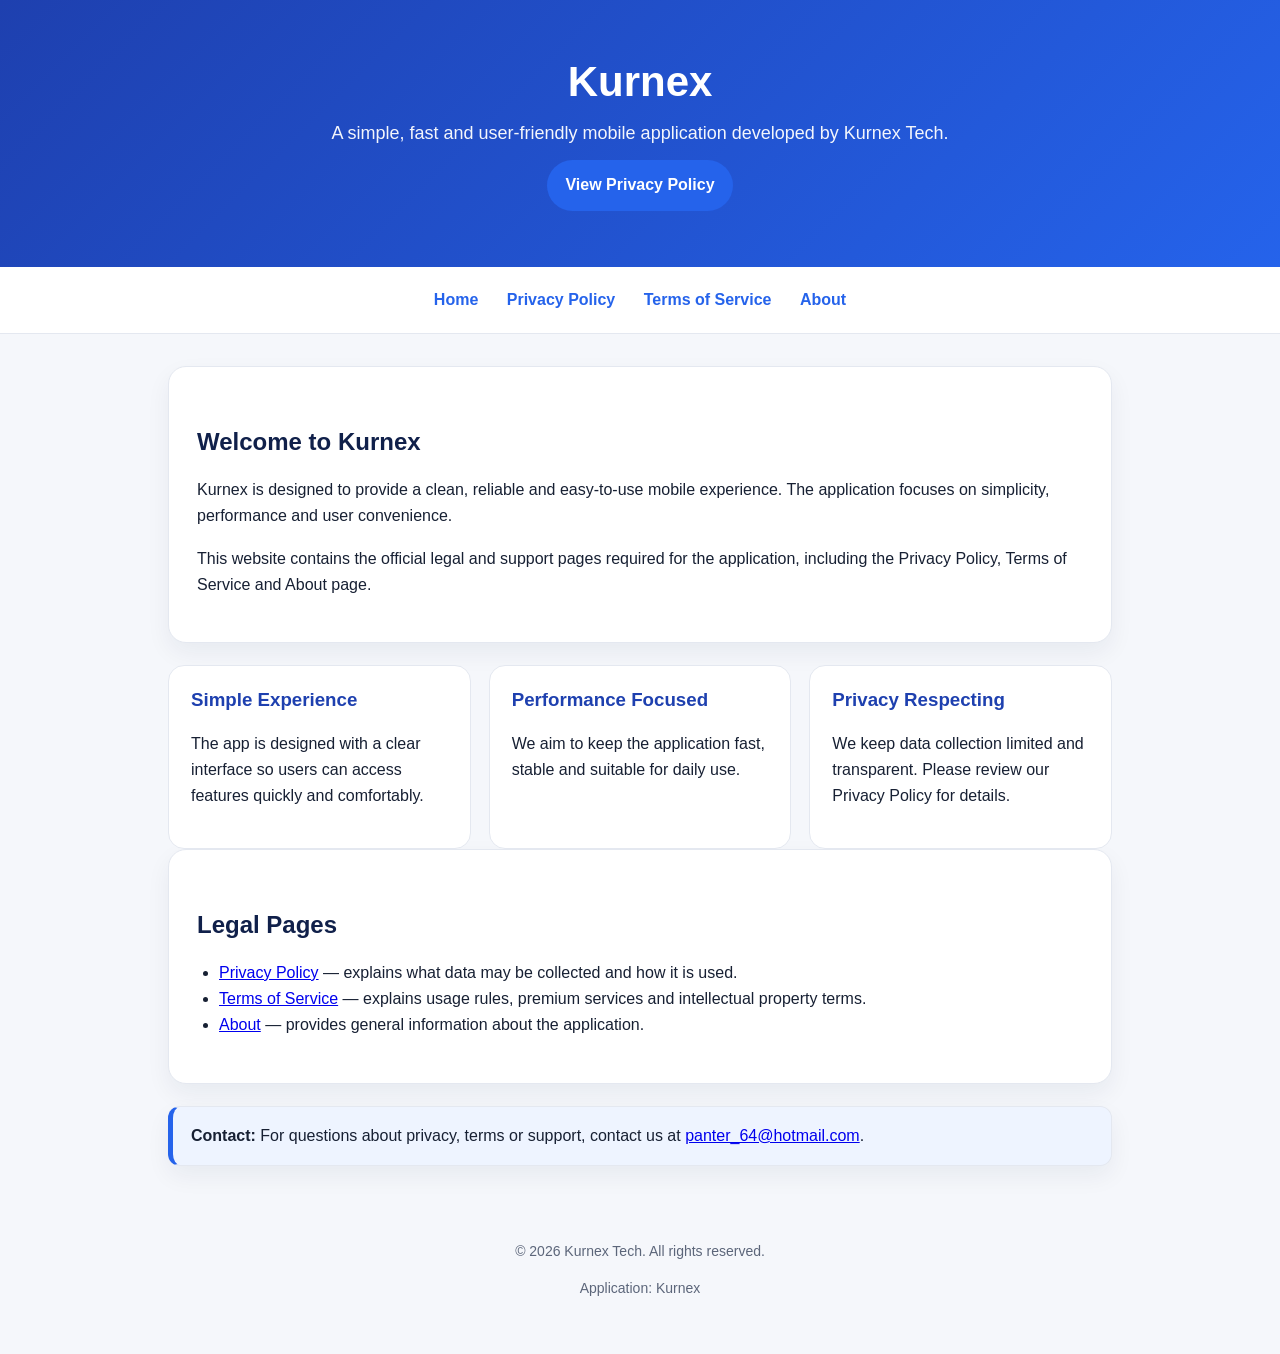
<file: index.html>
<!DOCTYPE html>
<html lang="en">
<head>
  <meta charset="UTF-8">
  <meta name="viewport" content="width=device-width, initial-scale=1.0">
  <title>Kurnex - Official Website</title>
  <meta name="description" content="Kurnex official website, privacy policy, terms of service and app information.">
  <link rel="stylesheet" href="styles.css">
</head>
<body>
  <header class="header">
    <h1>Kurnex</h1>
    <p>A simple, fast and user-friendly mobile application developed by Kurnex Tech.</p>
    <a class="button" href="privacy-policy.html">View Privacy Policy</a>
  </header>

  <nav class="nav">
  <a href="index.html">Home</a>
  <a href="privacy-policy.html">Privacy Policy</a>
  <a href="terms-of-service.html">Terms of Service</a>
  <a href="about.html">About</a>
</nav>

  <main class="container">
    <section class="card">
      <h2>Welcome to Kurnex</h2>
      <p>Kurnex is designed to provide a clean, reliable and easy-to-use mobile experience. The application focuses on simplicity, performance and user convenience.</p>
      <p>This website contains the official legal and support pages required for the application, including the Privacy Policy, Terms of Service and About page.</p>
    </section>

    <section class="grid">
      <div class="feature">
        <h3>Simple Experience</h3>
        <p>The app is designed with a clear interface so users can access features quickly and comfortably.</p>
      </div>
      <div class="feature">
        <h3>Performance Focused</h3>
        <p>We aim to keep the application fast, stable and suitable for daily use.</p>
      </div>
      <div class="feature">
        <h3>Privacy Respecting</h3>
        <p>We keep data collection limited and transparent. Please review our Privacy Policy for details.</p>
      </div>
    </section>

    <section class="card">
      <h2>Legal Pages</h2>
      <ul>
        <li><a href="privacy-policy.html">Privacy Policy</a> — explains what data may be collected and how it is used.</li>
        <li><a href="terms-of-service.html">Terms of Service</a> — explains usage rules, premium services and intellectual property terms.</li>
        <li><a href="about.html">About</a> — provides general information about the application.</li>
      </ul>
    </section>

    <section class="card notice">
      <strong>Contact:</strong> For questions about privacy, terms or support, contact us at <a href="mailto:panter_64@hotmail.com">panter_64@hotmail.com</a>.
    </section>
  </main>

  <footer class="footer">
  <p>© 2026 Kurnex Tech. All rights reserved.</p>
  <p>Application: Kurnex</p>
</footer>
</body>
</html>
</file>
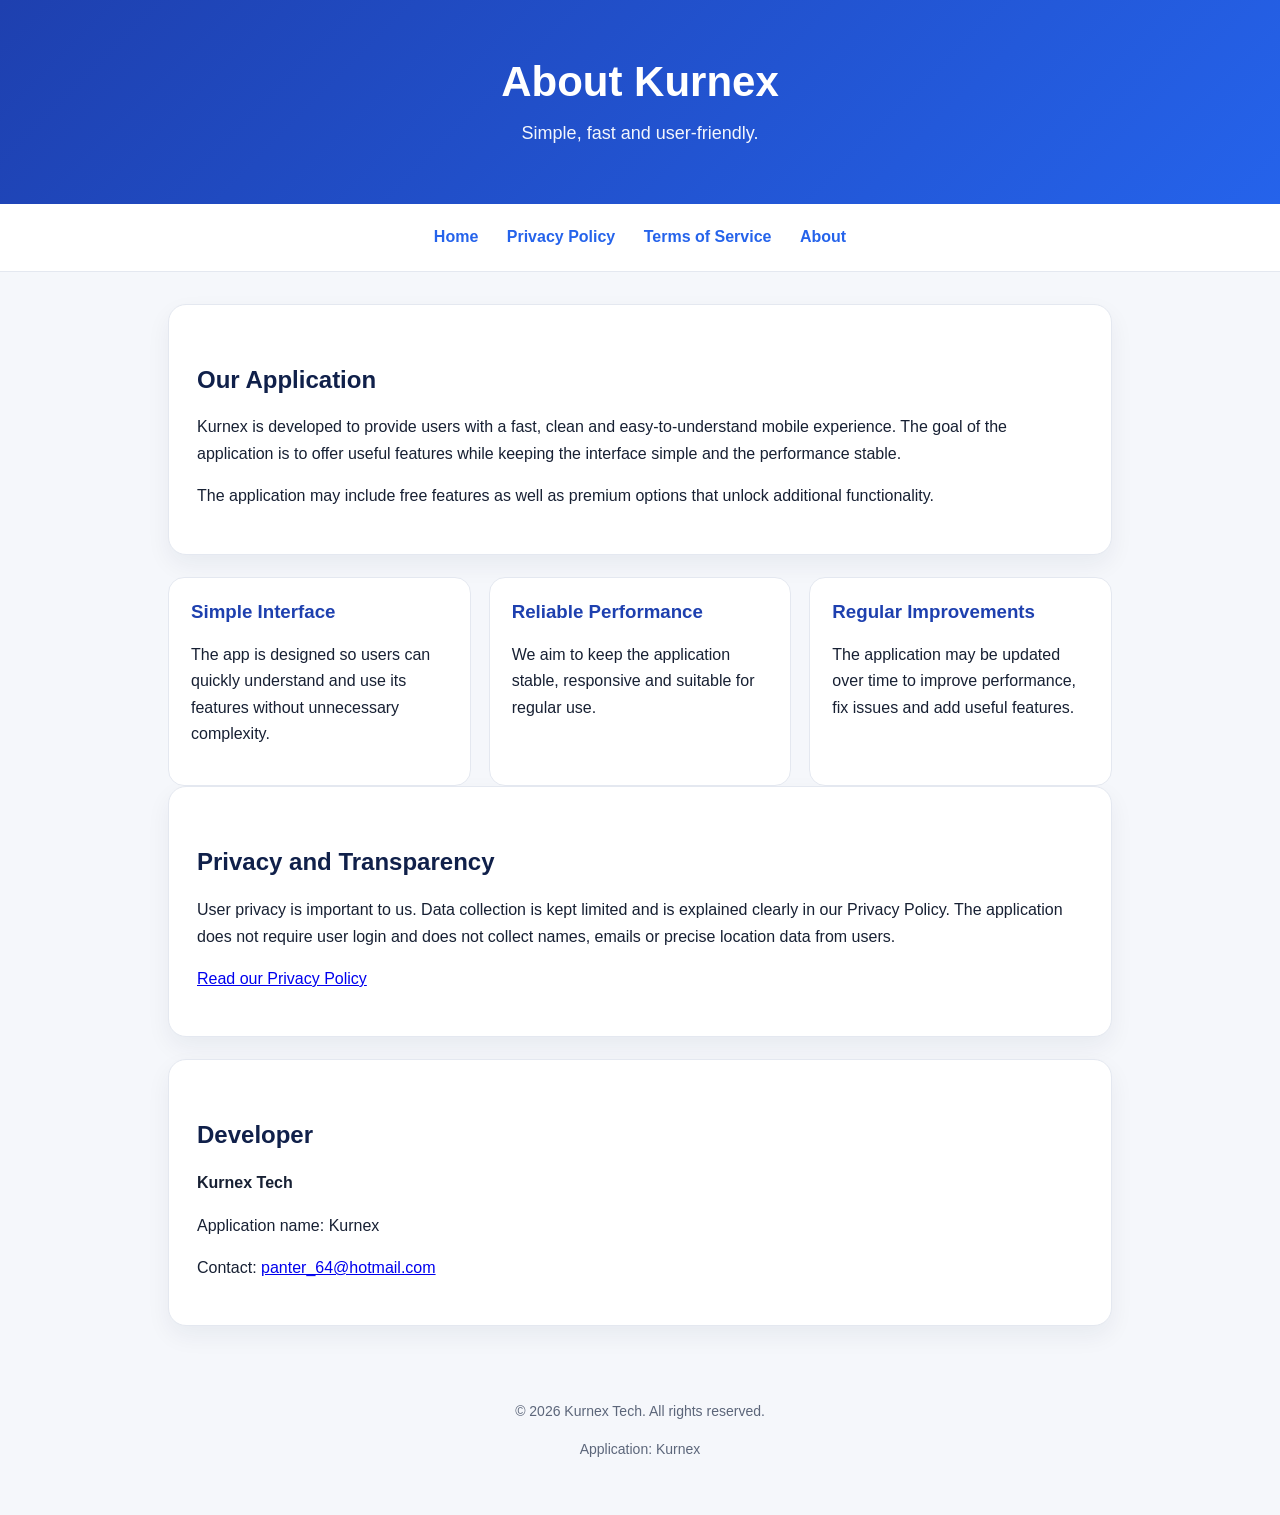
<file: about.html>
<!DOCTYPE html>
<html lang="en">
<head>
  <meta charset="UTF-8">
  <meta name="viewport" content="width=device-width, initial-scale=1.0">
  <title>About - Kurnex</title>
  <meta name="description" content="About Kurnex, developed by Kurnex Tech.">
  <link rel="stylesheet" href="styles.css">
</head>
<body>
  <header class="header">
    <h1>About Kurnex</h1>
    <p>Simple, fast and user-friendly.</p>
  </header>

  <nav class="nav">
  <a href="index.html">Home</a>
  <a href="privacy-policy.html">Privacy Policy</a>
  <a href="terms-of-service.html">Terms of Service</a>
  <a href="about.html">About</a>
</nav>

  <main class="container">
    <section class="card">
      <h2>Our Application</h2>
      <p>Kurnex is developed to provide users with a fast, clean and easy-to-understand mobile experience. The goal of the application is to offer useful features while keeping the interface simple and the performance stable.</p>
      <p>The application may include free features as well as premium options that unlock additional functionality.</p>
    </section>

    <section class="grid">
      <div class="feature">
        <h3>Simple Interface</h3>
        <p>The app is designed so users can quickly understand and use its features without unnecessary complexity.</p>
      </div>
      <div class="feature">
        <h3>Reliable Performance</h3>
        <p>We aim to keep the application stable, responsive and suitable for regular use.</p>
      </div>
      <div class="feature">
        <h3>Regular Improvements</h3>
        <p>The application may be updated over time to improve performance, fix issues and add useful features.</p>
      </div>
    </section>

    <section class="card">
      <h2>Privacy and Transparency</h2>
      <p>User privacy is important to us. Data collection is kept limited and is explained clearly in our Privacy Policy. The application does not require user login and does not collect names, emails or precise location data from users.</p>
      <p><a href="privacy-policy.html">Read our Privacy Policy</a></p>
    </section>

    <section class="card">
      <h2>Developer</h2>
      <p><strong>Kurnex Tech</strong></p>
      <p>Application name: Kurnex</p>
      <p>Contact: <a href="mailto:panter_64@hotmail.com">panter_64@hotmail.com</a></p>
    </section>
  </main>

  <footer class="footer">
  <p>© 2026 Kurnex Tech. All rights reserved.</p>
  <p>Application: Kurnex</p>
</footer>
</body>
</html>
</file>
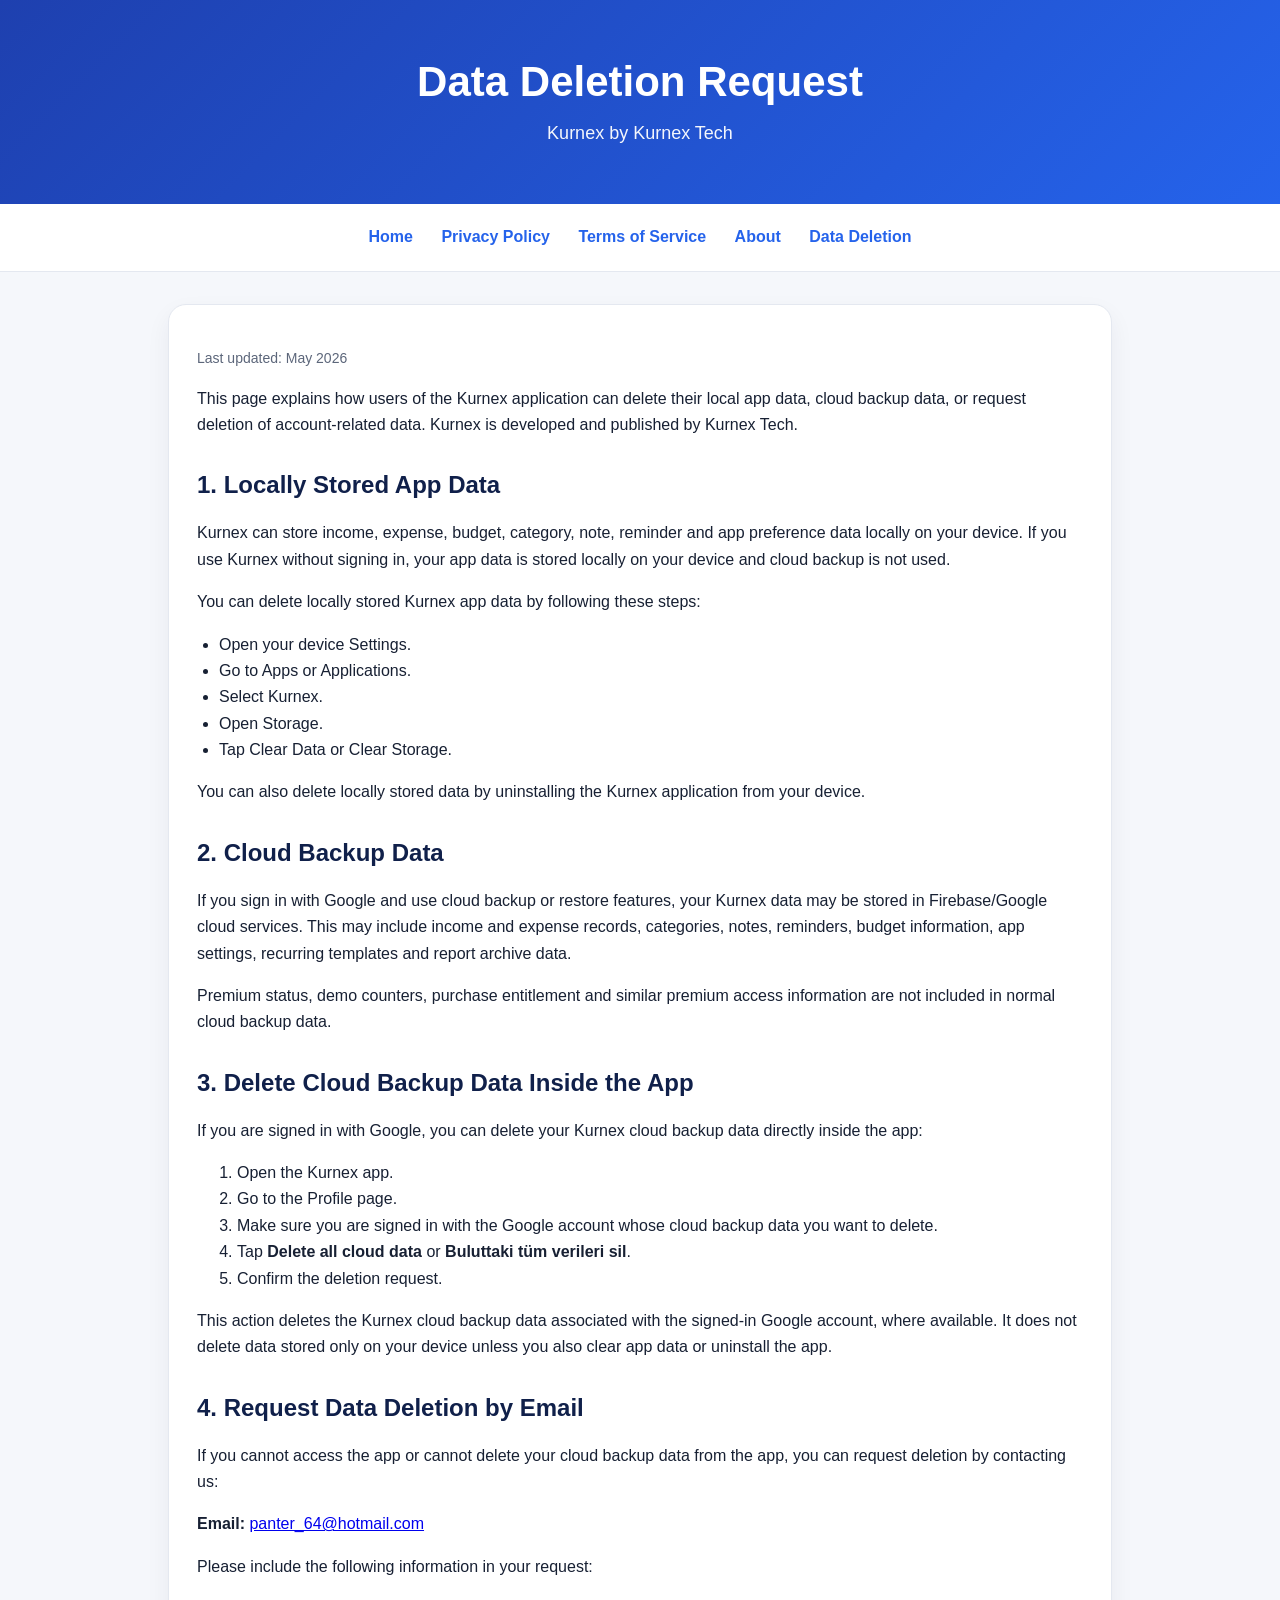
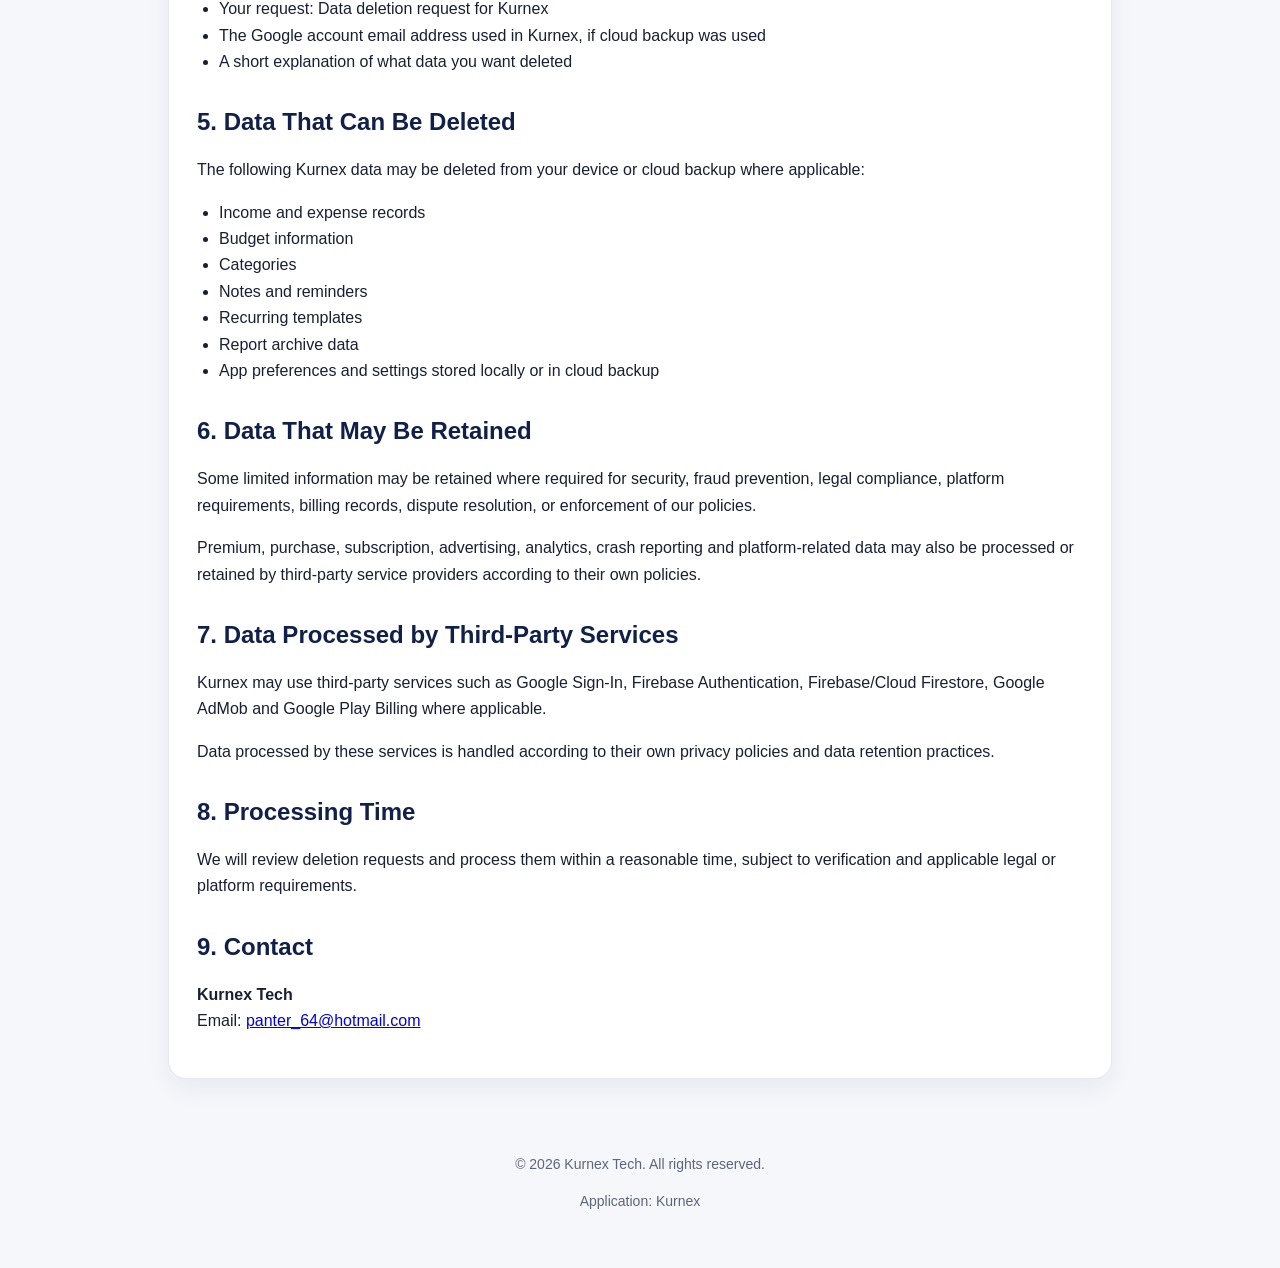
<file: data-deletion.html>
<!DOCTYPE html>
<html lang="en">
<head>
  <meta charset="UTF-8">
  <meta name="viewport" content="width=device-width, initial-scale=1.0">
  <title>Data Deletion Request - Kurnex</title>
  <meta name="description" content="Data deletion request instructions for Kurnex.">
  <link rel="stylesheet" href="styles.css">
</head>
<body>
  <header class="header">
    <h1>Data Deletion Request</h1>
    <p>Kurnex by Kurnex Tech</p>
  </header>

  <nav class="nav">
    <a href="index.html">Home</a>
    <a href="privacy-policy.html">Privacy Policy</a>
    <a href="terms-of-service.html">Terms of Service</a>
    <a href="about.html">About</a>
    <a href="data-deletion.html">Data Deletion</a>
  </nav>

  <main class="container">
    <article class="card">
      <p class="meta">Last updated: May 2026</p>

      <p>
        This page explains how users of the Kurnex application can delete their local app data,
        cloud backup data, or request deletion of account-related data. Kurnex is developed and
        published by Kurnex Tech.
      </p>

      <h2>1. Locally Stored App Data</h2>
      <p>
        Kurnex can store income, expense, budget, category, note, reminder and app preference data
        locally on your device. If you use Kurnex without signing in, your app data is stored locally
        on your device and cloud backup is not used.
      </p>

      <p>You can delete locally stored Kurnex app data by following these steps:</p>

      <ul>
        <li>Open your device Settings.</li>
        <li>Go to Apps or Applications.</li>
        <li>Select Kurnex.</li>
        <li>Open Storage.</li>
        <li>Tap Clear Data or Clear Storage.</li>
      </ul>

      <p>
        You can also delete locally stored data by uninstalling the Kurnex application from your device.
      </p>

      <h2>2. Cloud Backup Data</h2>
      <p>
        If you sign in with Google and use cloud backup or restore features, your Kurnex data may be
        stored in Firebase/Google cloud services. This may include income and expense records,
        categories, notes, reminders, budget information, app settings, recurring templates and report
        archive data.
      </p>

      <p>
        Premium status, demo counters, purchase entitlement and similar premium access information
        are not included in normal cloud backup data.
      </p>

      <h2>3. Delete Cloud Backup Data Inside the App</h2>
      <p>
        If you are signed in with Google, you can delete your Kurnex cloud backup data directly inside
        the app:
      </p>

      <ol>
        <li>Open the Kurnex app.</li>
        <li>Go to the Profile page.</li>
        <li>Make sure you are signed in with the Google account whose cloud backup data you want to delete.</li>
        <li>Tap <strong>Delete all cloud data</strong> or <strong>Buluttaki tüm verileri sil</strong>.</li>
        <li>Confirm the deletion request.</li>
      </ol>

      <p>
        This action deletes the Kurnex cloud backup data associated with the signed-in Google account,
        where available. It does not delete data stored only on your device unless you also clear app
        data or uninstall the app.
      </p>

      <h2>4. Request Data Deletion by Email</h2>
      <p>
        If you cannot access the app or cannot delete your cloud backup data from the app, you can
        request deletion by contacting us:
      </p>

      <p>
        <strong>Email:</strong>
        <a href="mailto:panter_64@hotmail.com">panter_64@hotmail.com</a>
      </p>

      <p>Please include the following information in your request:</p>

      <ul>
        <li>Your request: Data deletion request for Kurnex</li>
        <li>The Google account email address used in Kurnex, if cloud backup was used</li>
        <li>A short explanation of what data you want deleted</li>
      </ul>

      <h2>5. Data That Can Be Deleted</h2>
      <p>The following Kurnex data may be deleted from your device or cloud backup where applicable:</p>

      <ul>
        <li>Income and expense records</li>
        <li>Budget information</li>
        <li>Categories</li>
        <li>Notes and reminders</li>
        <li>Recurring templates</li>
        <li>Report archive data</li>
        <li>App preferences and settings stored locally or in cloud backup</li>
      </ul>

      <h2>6. Data That May Be Retained</h2>
      <p>
        Some limited information may be retained where required for security, fraud prevention, legal
        compliance, platform requirements, billing records, dispute resolution, or enforcement of our
        policies.
      </p>

      <p>
        Premium, purchase, subscription, advertising, analytics, crash reporting and platform-related
        data may also be processed or retained by third-party service providers according to their own
        policies.
      </p>

      <h2>7. Data Processed by Third-Party Services</h2>
      <p>
        Kurnex may use third-party services such as Google Sign-In, Firebase Authentication,
        Firebase/Cloud Firestore, Google AdMob and Google Play Billing where applicable.
      </p>

      <p>
        Data processed by these services is handled according to their own privacy policies and data
        retention practices.
      </p>

      <h2>8. Processing Time</h2>
      <p>
        We will review deletion requests and process them within a reasonable time, subject to
        verification and applicable legal or platform requirements.
      </p>

      <h2>9. Contact</h2>
      <p>
        <strong>Kurnex Tech</strong><br>
        Email: <a href="mailto:panter_64@hotmail.com">panter_64@hotmail.com</a>
      </p>
    </article>
  </main>

  <footer class="footer">
    <p>© 2026 Kurnex Tech. All rights reserved.</p>
    <p>Application: Kurnex</p>
  </footer>
</body>
</html>
</file>
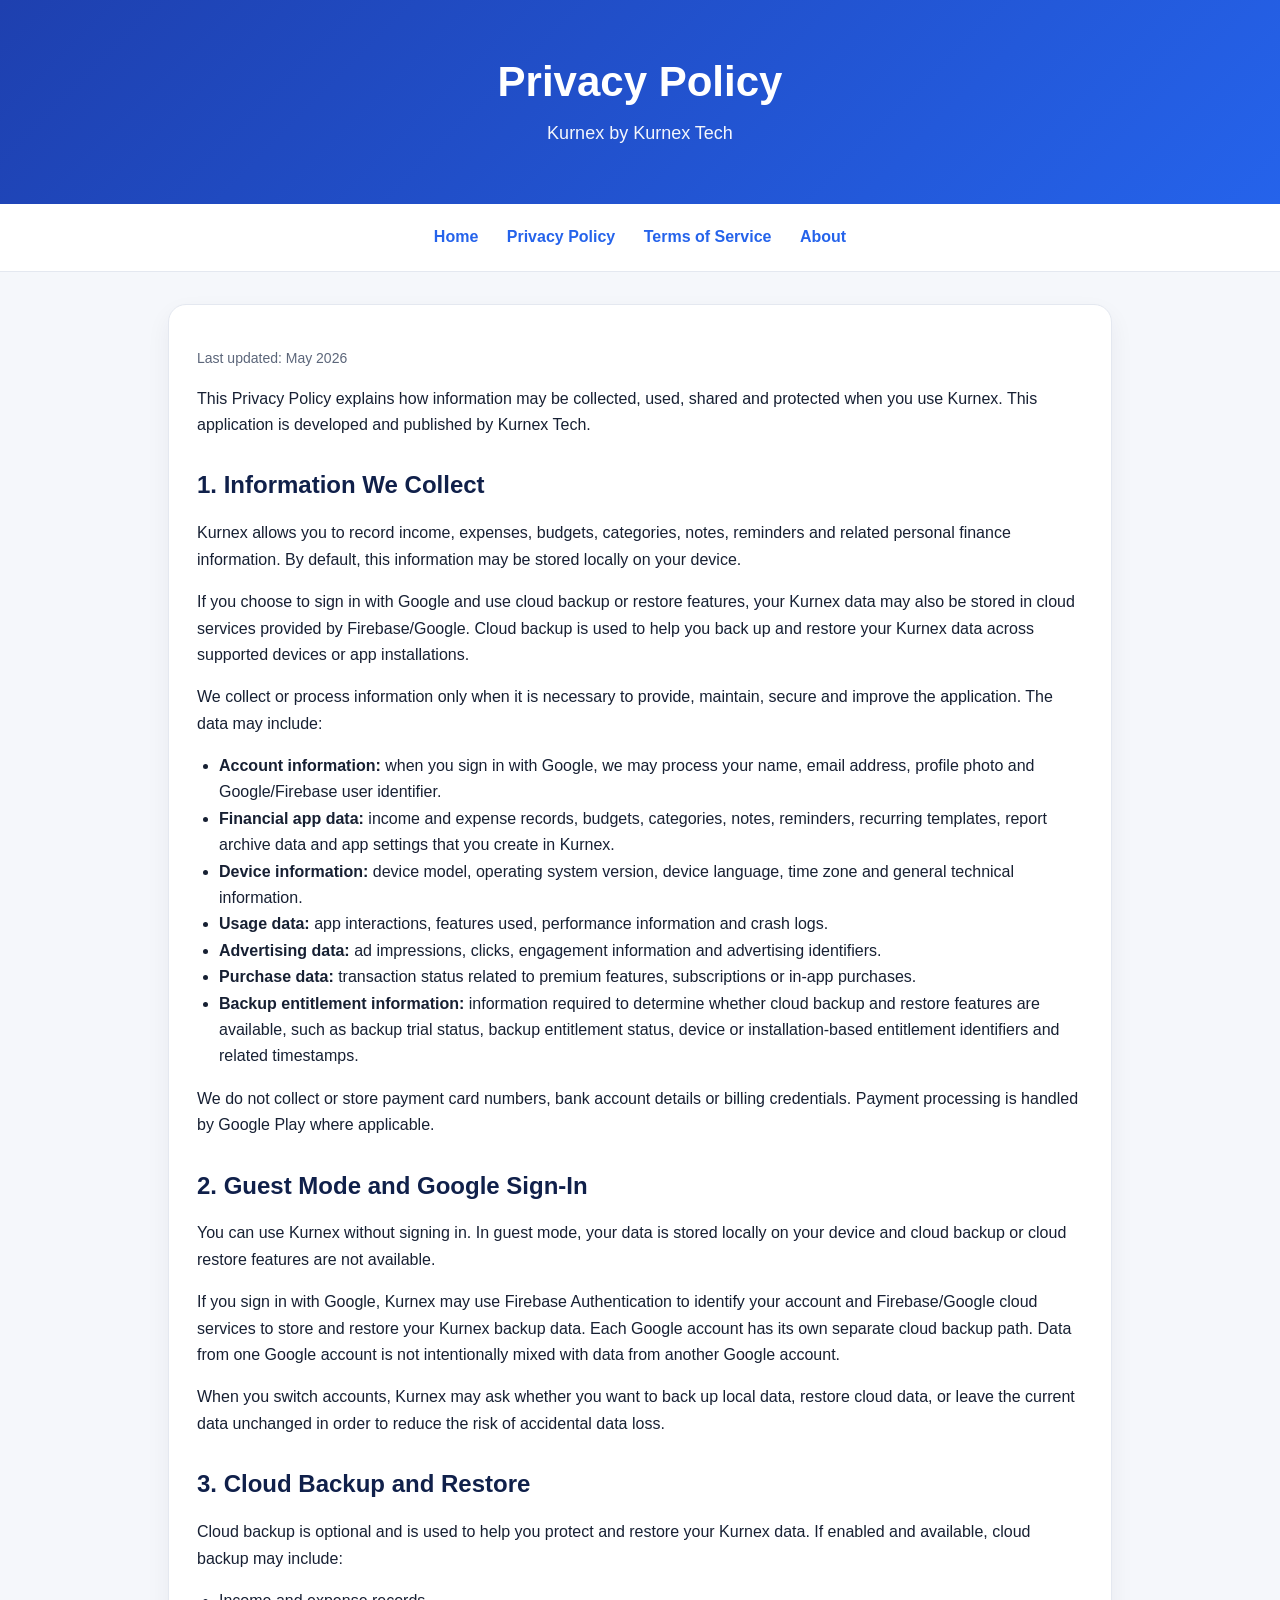
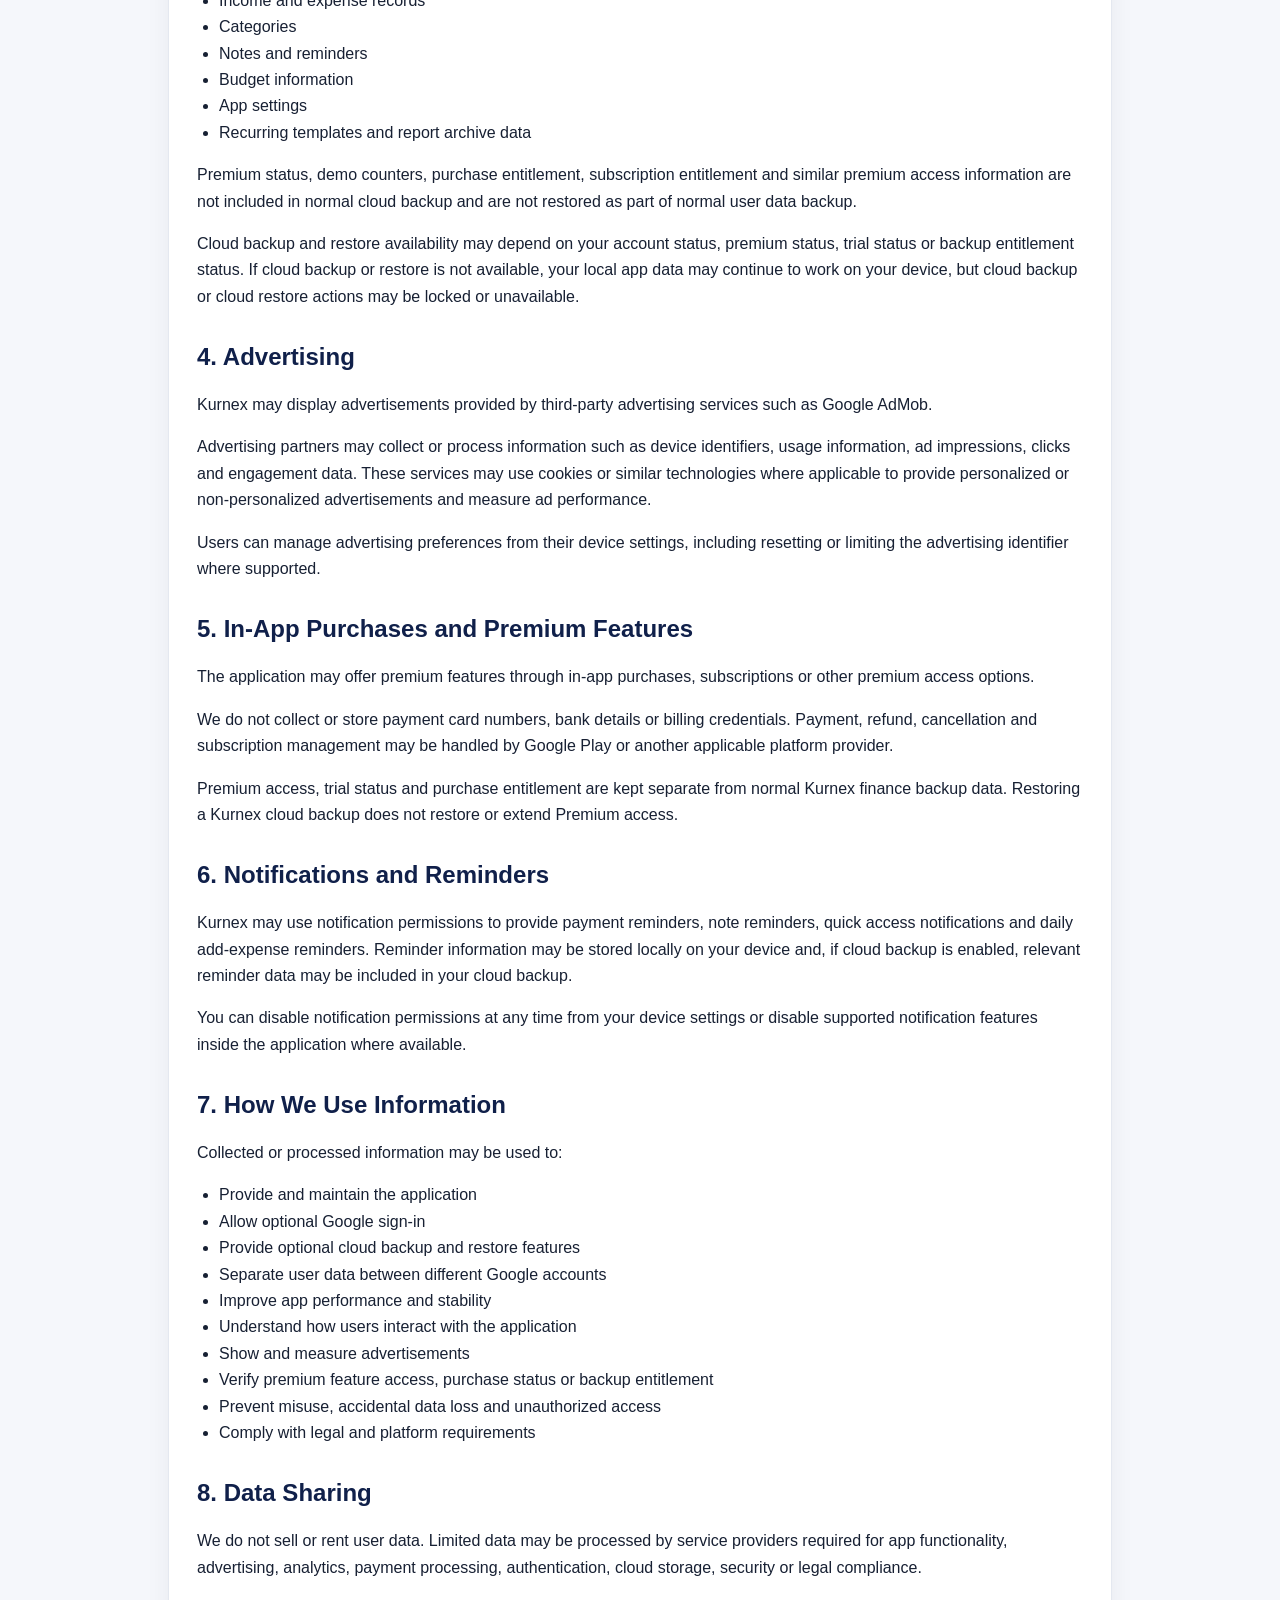
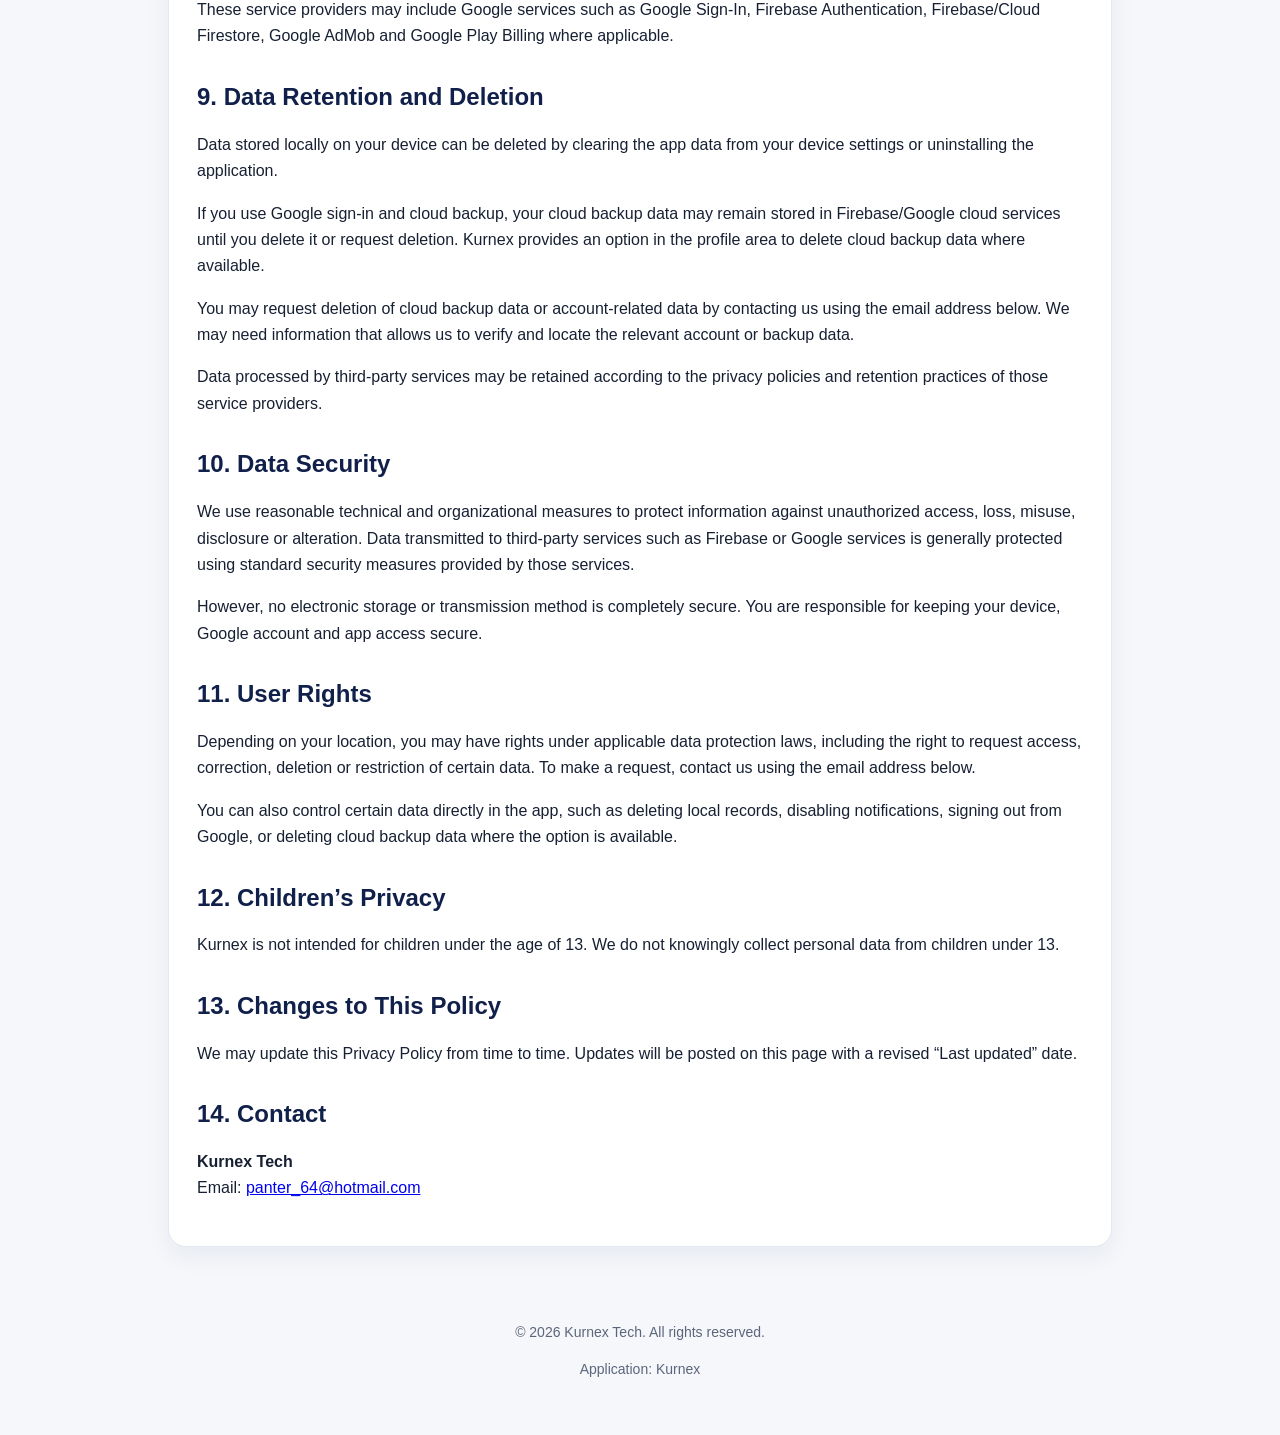
<file: privacy-policy.html>
<!DOCTYPE html>
<html lang="en">
<head>
  <meta charset="UTF-8">
  <meta name="viewport" content="width=device-width, initial-scale=1.0">
  <title>Privacy Policy - Kurnex</title>
  <meta name="description" content="Privacy Policy for Kurnex.">
  <link rel="stylesheet" href="styles.css">
</head>
<body>
  <header class="header">
    <h1>Privacy Policy</h1>
    <p>Kurnex by Kurnex Tech</p>
  </header>

  <nav class="nav">
    <a href="index.html">Home</a>
    <a href="privacy-policy.html">Privacy Policy</a>
    <a href="terms-of-service.html">Terms of Service</a>
    <a href="about.html">About</a>
  </nav>

  <main class="container">
    <article class="card">
      <p class="meta">Last updated: May 2026</p>

      <p>This Privacy Policy explains how information may be collected, used, shared and protected when you use Kurnex. This application is developed and published by Kurnex Tech.</p>

      <h2>1. Information We Collect</h2>

      <p>Kurnex allows you to record income, expenses, budgets, categories, notes, reminders and related personal finance information. By default, this information may be stored locally on your device.</p>

      <p>If you choose to sign in with Google and use cloud backup or restore features, your Kurnex data may also be stored in cloud services provided by Firebase/Google. Cloud backup is used to help you back up and restore your Kurnex data across supported devices or app installations.</p>

      <p>We collect or process information only when it is necessary to provide, maintain, secure and improve the application. The data may include:</p>
      <ul>
        <li><strong>Account information:</strong> when you sign in with Google, we may process your name, email address, profile photo and Google/Firebase user identifier.</li>
        <li><strong>Financial app data:</strong> income and expense records, budgets, categories, notes, reminders, recurring templates, report archive data and app settings that you create in Kurnex.</li>
        <li><strong>Device information:</strong> device model, operating system version, device language, time zone and general technical information.</li>
        <li><strong>Usage data:</strong> app interactions, features used, performance information and crash logs.</li>
        <li><strong>Advertising data:</strong> ad impressions, clicks, engagement information and advertising identifiers.</li>
        <li><strong>Purchase data:</strong> transaction status related to premium features, subscriptions or in-app purchases.</li>
        <li><strong>Backup entitlement information:</strong> information required to determine whether cloud backup and restore features are available, such as backup trial status, backup entitlement status, device or installation-based entitlement identifiers and related timestamps.</li>
      </ul>

      <p>We do not collect or store payment card numbers, bank account details or billing credentials. Payment processing is handled by Google Play where applicable.</p>

      <h2>2. Guest Mode and Google Sign-In</h2>

      <p>You can use Kurnex without signing in. In guest mode, your data is stored locally on your device and cloud backup or cloud restore features are not available.</p>

      <p>If you sign in with Google, Kurnex may use Firebase Authentication to identify your account and Firebase/Google cloud services to store and restore your Kurnex backup data. Each Google account has its own separate cloud backup path. Data from one Google account is not intentionally mixed with data from another Google account.</p>

      <p>When you switch accounts, Kurnex may ask whether you want to back up local data, restore cloud data, or leave the current data unchanged in order to reduce the risk of accidental data loss.</p>

      <h2>3. Cloud Backup and Restore</h2>

      <p>Cloud backup is optional and is used to help you protect and restore your Kurnex data. If enabled and available, cloud backup may include:</p>
      <ul>
        <li>Income and expense records</li>
        <li>Categories</li>
        <li>Notes and reminders</li>
        <li>Budget information</li>
        <li>App settings</li>
        <li>Recurring templates and report archive data</li>
      </ul>

      <p>Premium status, demo counters, purchase entitlement, subscription entitlement and similar premium access information are not included in normal cloud backup and are not restored as part of normal user data backup.</p>

      <p>Cloud backup and restore availability may depend on your account status, premium status, trial status or backup entitlement status. If cloud backup or restore is not available, your local app data may continue to work on your device, but cloud backup or cloud restore actions may be locked or unavailable.</p>

      <h2>4. Advertising</h2>
      <p>Kurnex may display advertisements provided by third-party advertising services such as Google AdMob.</p>
      <p>Advertising partners may collect or process information such as device identifiers, usage information, ad impressions, clicks and engagement data. These services may use cookies or similar technologies where applicable to provide personalized or non-personalized advertisements and measure ad performance.</p>
      <p>Users can manage advertising preferences from their device settings, including resetting or limiting the advertising identifier where supported.</p>

      <h2>5. In-App Purchases and Premium Features</h2>
      <p>The application may offer premium features through in-app purchases, subscriptions or other premium access options.</p>
      <p>We do not collect or store payment card numbers, bank details or billing credentials. Payment, refund, cancellation and subscription management may be handled by Google Play or another applicable platform provider.</p>
      <p>Premium access, trial status and purchase entitlement are kept separate from normal Kurnex finance backup data. Restoring a Kurnex cloud backup does not restore or extend Premium access.</p>

      <h2>6. Notifications and Reminders</h2>
      <p>Kurnex may use notification permissions to provide payment reminders, note reminders, quick access notifications and daily add-expense reminders. Reminder information may be stored locally on your device and, if cloud backup is enabled, relevant reminder data may be included in your cloud backup.</p>
      <p>You can disable notification permissions at any time from your device settings or disable supported notification features inside the application where available.</p>

      <h2>7. How We Use Information</h2>
      <p>Collected or processed information may be used to:</p>
      <ul>
        <li>Provide and maintain the application</li>
        <li>Allow optional Google sign-in</li>
        <li>Provide optional cloud backup and restore features</li>
        <li>Separate user data between different Google accounts</li>
        <li>Improve app performance and stability</li>
        <li>Understand how users interact with the application</li>
        <li>Show and measure advertisements</li>
        <li>Verify premium feature access, purchase status or backup entitlement</li>
        <li>Prevent misuse, accidental data loss and unauthorized access</li>
        <li>Comply with legal and platform requirements</li>
      </ul>

      <h2>8. Data Sharing</h2>
      <p>We do not sell or rent user data. Limited data may be processed by service providers required for app functionality, advertising, analytics, payment processing, authentication, cloud storage, security or legal compliance.</p>

      <p>These service providers may include Google services such as Google Sign-In, Firebase Authentication, Firebase/Cloud Firestore, Google AdMob and Google Play Billing where applicable.</p>

      <h2>9. Data Retention and Deletion</h2>
      <p>Data stored locally on your device can be deleted by clearing the app data from your device settings or uninstalling the application.</p>

      <p>If you use Google sign-in and cloud backup, your cloud backup data may remain stored in Firebase/Google cloud services until you delete it or request deletion. Kurnex provides an option in the profile area to delete cloud backup data where available.</p>

      <p>You may request deletion of cloud backup data or account-related data by contacting us using the email address below. We may need information that allows us to verify and locate the relevant account or backup data.</p>

      <p>Data processed by third-party services may be retained according to the privacy policies and retention practices of those service providers.</p>

      <h2>10. Data Security</h2>
      <p>We use reasonable technical and organizational measures to protect information against unauthorized access, loss, misuse, disclosure or alteration. Data transmitted to third-party services such as Firebase or Google services is generally protected using standard security measures provided by those services.</p>

      <p>However, no electronic storage or transmission method is completely secure. You are responsible for keeping your device, Google account and app access secure.</p>

      <h2>11. User Rights</h2>
      <p>Depending on your location, you may have rights under applicable data protection laws, including the right to request access, correction, deletion or restriction of certain data. To make a request, contact us using the email address below.</p>

      <p>You can also control certain data directly in the app, such as deleting local records, disabling notifications, signing out from Google, or deleting cloud backup data where the option is available.</p>

      <h2>12. Children’s Privacy</h2>
      <p>Kurnex is not intended for children under the age of 13. We do not knowingly collect personal data from children under 13.</p>

      <h2>13. Changes to This Policy</h2>
      <p>We may update this Privacy Policy from time to time. Updates will be posted on this page with a revised “Last updated” date.</p>

      <h2>14. Contact</h2>
      <p><strong>Kurnex Tech</strong><br>
      Email: <a href="mailto:panter_64@hotmail.com">panter_64@hotmail.com</a></p>
    </article>
  </main>

  <footer class="footer">
    <p>© 2026 Kurnex Tech. All rights reserved.</p>
    <p>Application: Kurnex</p>
  </footer>
</body>
</html>
</file>
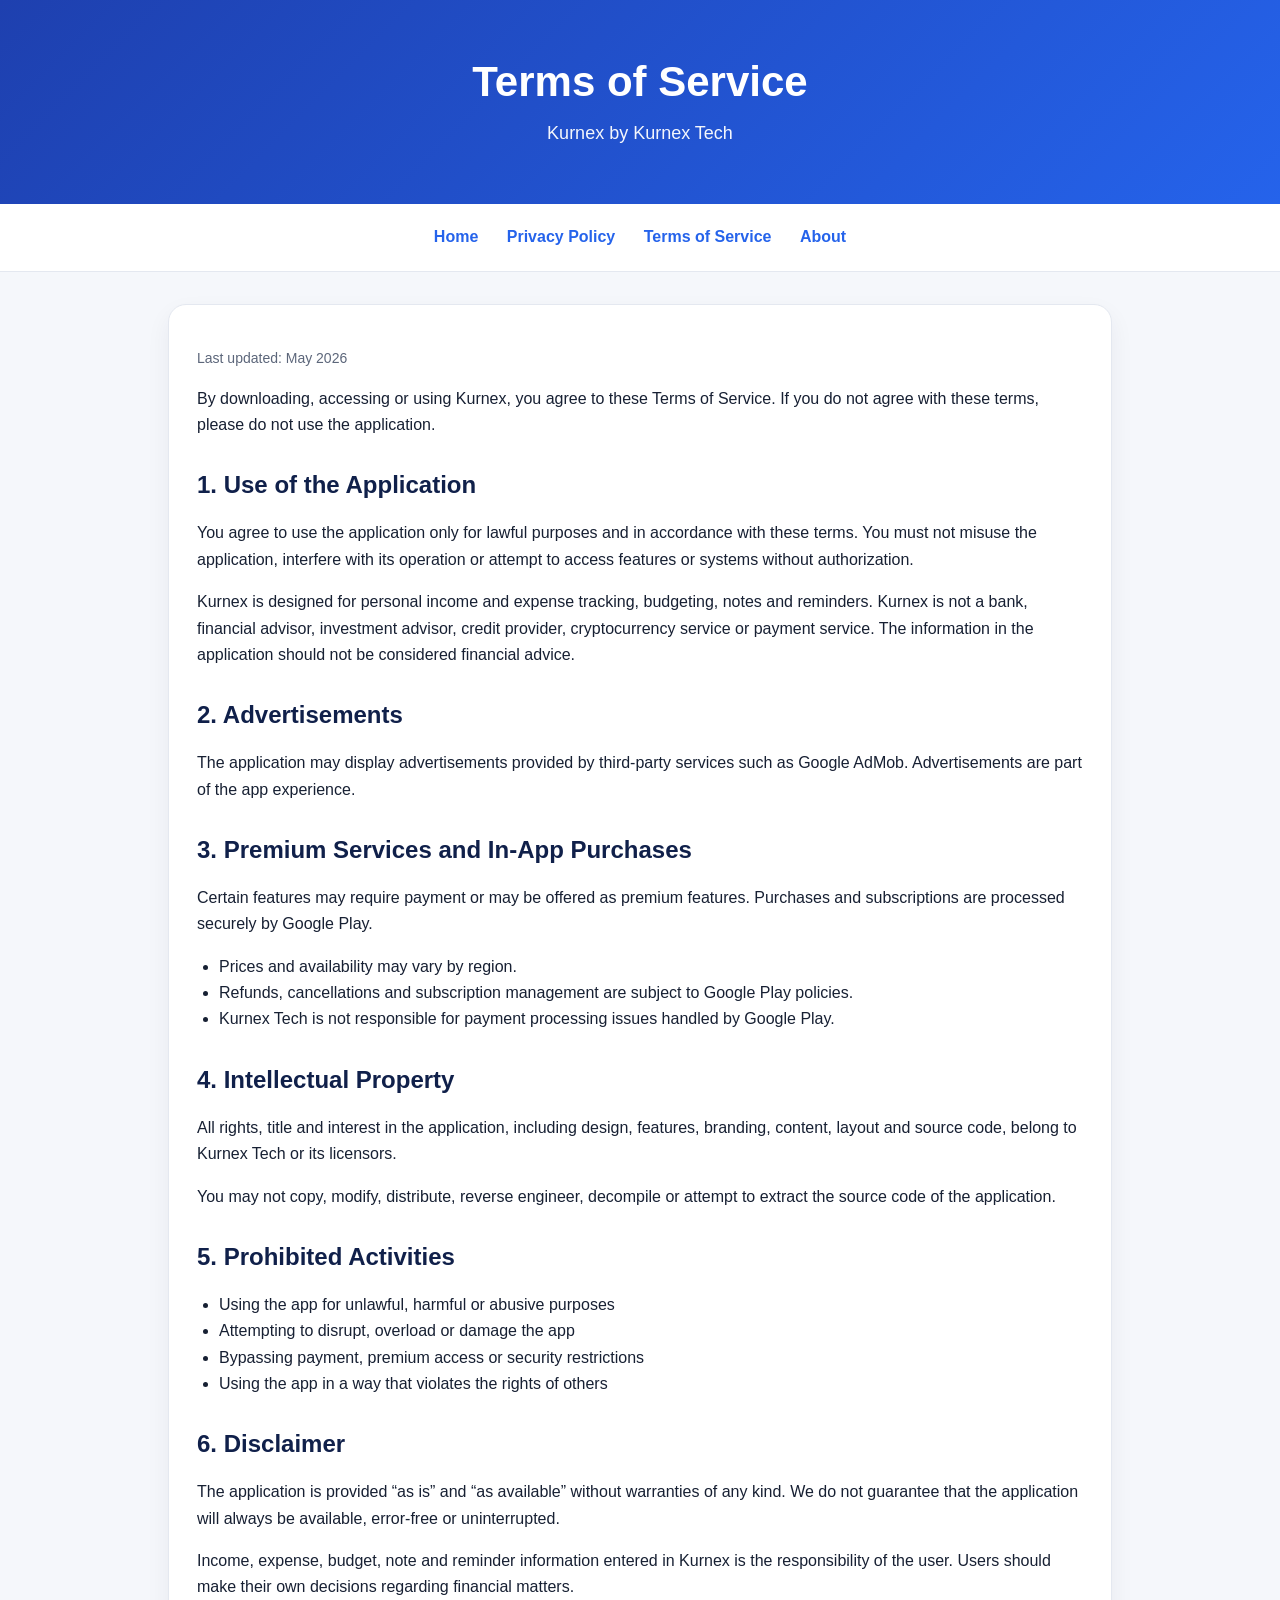
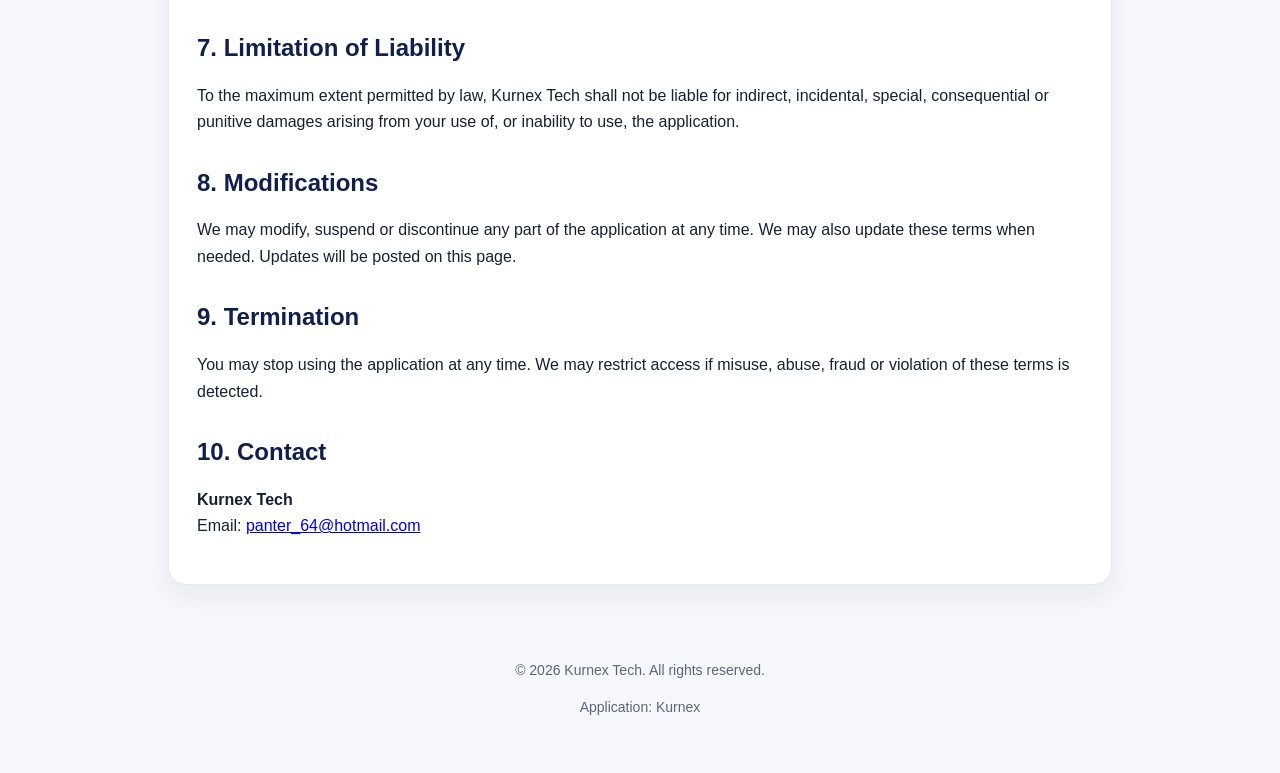
<file: terms-of-service.html>
<!DOCTYPE html>
<html lang="en">
<head>
  <meta charset="UTF-8">
  <meta name="viewport" content="width=device-width, initial-scale=1.0">
  <title>Terms of Service - Kurnex</title>
  <meta name="description" content="Terms of Service for Kurnex.">
  <link rel="stylesheet" href="styles.css">
</head>
<body>
  <header class="header">
    <h1>Terms of Service</h1>
    <p>Kurnex by Kurnex Tech</p>
  </header>

  <nav class="nav">
    <a href="index.html">Home</a>
    <a href="privacy-policy.html">Privacy Policy</a>
    <a href="terms-of-service.html">Terms of Service</a>
    <a href="about.html">About</a>
  </nav>

  <main class="container">
    <article class="card">
      <p class="meta">Last updated: May 2026</p>

      <p>By downloading, accessing or using Kurnex, you agree to these Terms of Service. If you do not agree with these terms, please do not use the application.</p>

      <h2>1. Use of the Application</h2>
      <p>You agree to use the application only for lawful purposes and in accordance with these terms. You must not misuse the application, interfere with its operation or attempt to access features or systems without authorization.</p>

      <p>Kurnex is designed for personal income and expense tracking, budgeting, notes and reminders. Kurnex is not a bank, financial advisor, investment advisor, credit provider, cryptocurrency service or payment service. The information in the application should not be considered financial advice.</p>

      <h2>2. Advertisements</h2>
      <p>The application may display advertisements provided by third-party services such as Google AdMob. Advertisements are part of the app experience.</p>

      <h2>3. Premium Services and In-App Purchases</h2>
      <p>Certain features may require payment or may be offered as premium features. Purchases and subscriptions are processed securely by Google Play.</p>
      <ul>
        <li>Prices and availability may vary by region.</li>
        <li>Refunds, cancellations and subscription management are subject to Google Play policies.</li>
        <li>Kurnex Tech is not responsible for payment processing issues handled by Google Play.</li>
      </ul>

      <h2>4. Intellectual Property</h2>
      <p>All rights, title and interest in the application, including design, features, branding, content, layout and source code, belong to Kurnex Tech or its licensors.</p>
      <p>You may not copy, modify, distribute, reverse engineer, decompile or attempt to extract the source code of the application.</p>

      <h2>5. Prohibited Activities</h2>
      <ul>
        <li>Using the app for unlawful, harmful or abusive purposes</li>
        <li>Attempting to disrupt, overload or damage the app</li>
        <li>Bypassing payment, premium access or security restrictions</li>
        <li>Using the app in a way that violates the rights of others</li>
      </ul>

      <h2>6. Disclaimer</h2>
      <p>The application is provided “as is” and “as available” without warranties of any kind. We do not guarantee that the application will always be available, error-free or uninterrupted.</p>
      <p>Income, expense, budget, note and reminder information entered in Kurnex is the responsibility of the user. Users should make their own decisions regarding financial matters.</p>

      <h2>7. Limitation of Liability</h2>
      <p>To the maximum extent permitted by law, Kurnex Tech shall not be liable for indirect, incidental, special, consequential or punitive damages arising from your use of, or inability to use, the application.</p>

      <h2>8. Modifications</h2>
      <p>We may modify, suspend or discontinue any part of the application at any time. We may also update these terms when needed. Updates will be posted on this page.</p>

      <h2>9. Termination</h2>
      <p>You may stop using the application at any time. We may restrict access if misuse, abuse, fraud or violation of these terms is detected.</p>

      <h2>10. Contact</h2>
      <p><strong>Kurnex Tech</strong><br>
      Email: <a href="mailto:panter_64@hotmail.com">panter_64@hotmail.com</a></p>
    </article>
  </main>

  <footer class="footer">
    <p>© 2026 Kurnex Tech. All rights reserved.</p>
    <p>Application: Kurnex</p>
  </footer>
</body>
</html>
</file>
<file: styles.css>
* {
  box-sizing: border-box;
}

:root {
  --bg: #f5f7fb;
  --card: #ffffff;
  --text: #172033;
  --muted: #5c667a;
  --primary: #2563eb;
  --primary-dark: #1e40af;
  --border: #e4e8f0;
}

body {
  margin: 0;
  font-family: Arial, Helvetica, sans-serif;
  background: var(--bg);
  color: var(--text);
  line-height: 1.65;
}

.header {
  background: linear-gradient(135deg, #1e40af, #2563eb);
  color: white;
  padding: 56px 20px;
  text-align: center;
}

.header h1 {
  margin: 0 0 10px;
  font-size: 42px;
}

.header p {
  margin: 0;
  font-size: 18px;
  opacity: 0.95;
}

.nav {
  background: white;
  border-bottom: 1px solid var(--border);
  text-align: center;
  padding: 14px 10px;
  position: sticky;
  top: 0;
}

.nav a {
  display: inline-block;
  color: var(--primary);
  text-decoration: none;
  margin: 6px 12px;
  font-weight: 700;
}

.nav a:hover {
  color: var(--primary-dark);
  text-decoration: underline;
}

.container {
  max-width: 980px;
  margin: 32px auto;
  padding: 0 18px;
}

.card {
  background: var(--card);
  border: 1px solid var(--border);
  border-radius: 18px;
  padding: 28px;
  box-shadow: 0 10px 25px rgba(20, 35, 70, 0.06);
  margin-bottom: 22px;
}

.grid {
  display: grid;
  grid-template-columns: repeat(3, 1fr);
  gap: 18px;
}

.feature {
  background: white;
  border: 1px solid var(--border);
  border-radius: 16px;
  padding: 22px;
}

.feature h3 {
  margin-top: 0;
  color: var(--primary-dark);
}

h1, h2, h3 {
  line-height: 1.25;
}

h2 {
  margin-top: 32px;
  color: #10204a;
}

ul {
  padding-left: 22px;
}

.notice {
  background: #eef4ff;
  border-left: 5px solid var(--primary);
  padding: 16px 18px;
  border-radius: 12px;
}

.footer {
  text-align: center;
  color: var(--muted);
  padding: 28px 12px 40px;
  font-size: 14px;
}

.button {
  display: inline-block;
  background: var(--primary);
  color: white;
  text-decoration: none;
  padding: 12px 18px;
  border-radius: 999px;
  font-weight: 700;
  margin-top: 12px;
}

.button:hover {
  background: var(--primary-dark);
}

.meta {
  color: var(--muted);
  font-size: 14px;
}

@media (max-width: 760px) {
  .grid {
    grid-template-columns: 1fr;
  }

  .header h1 {
    font-size: 34px;
  }

  .card {
    padding: 22px;
  }
}
</file>
